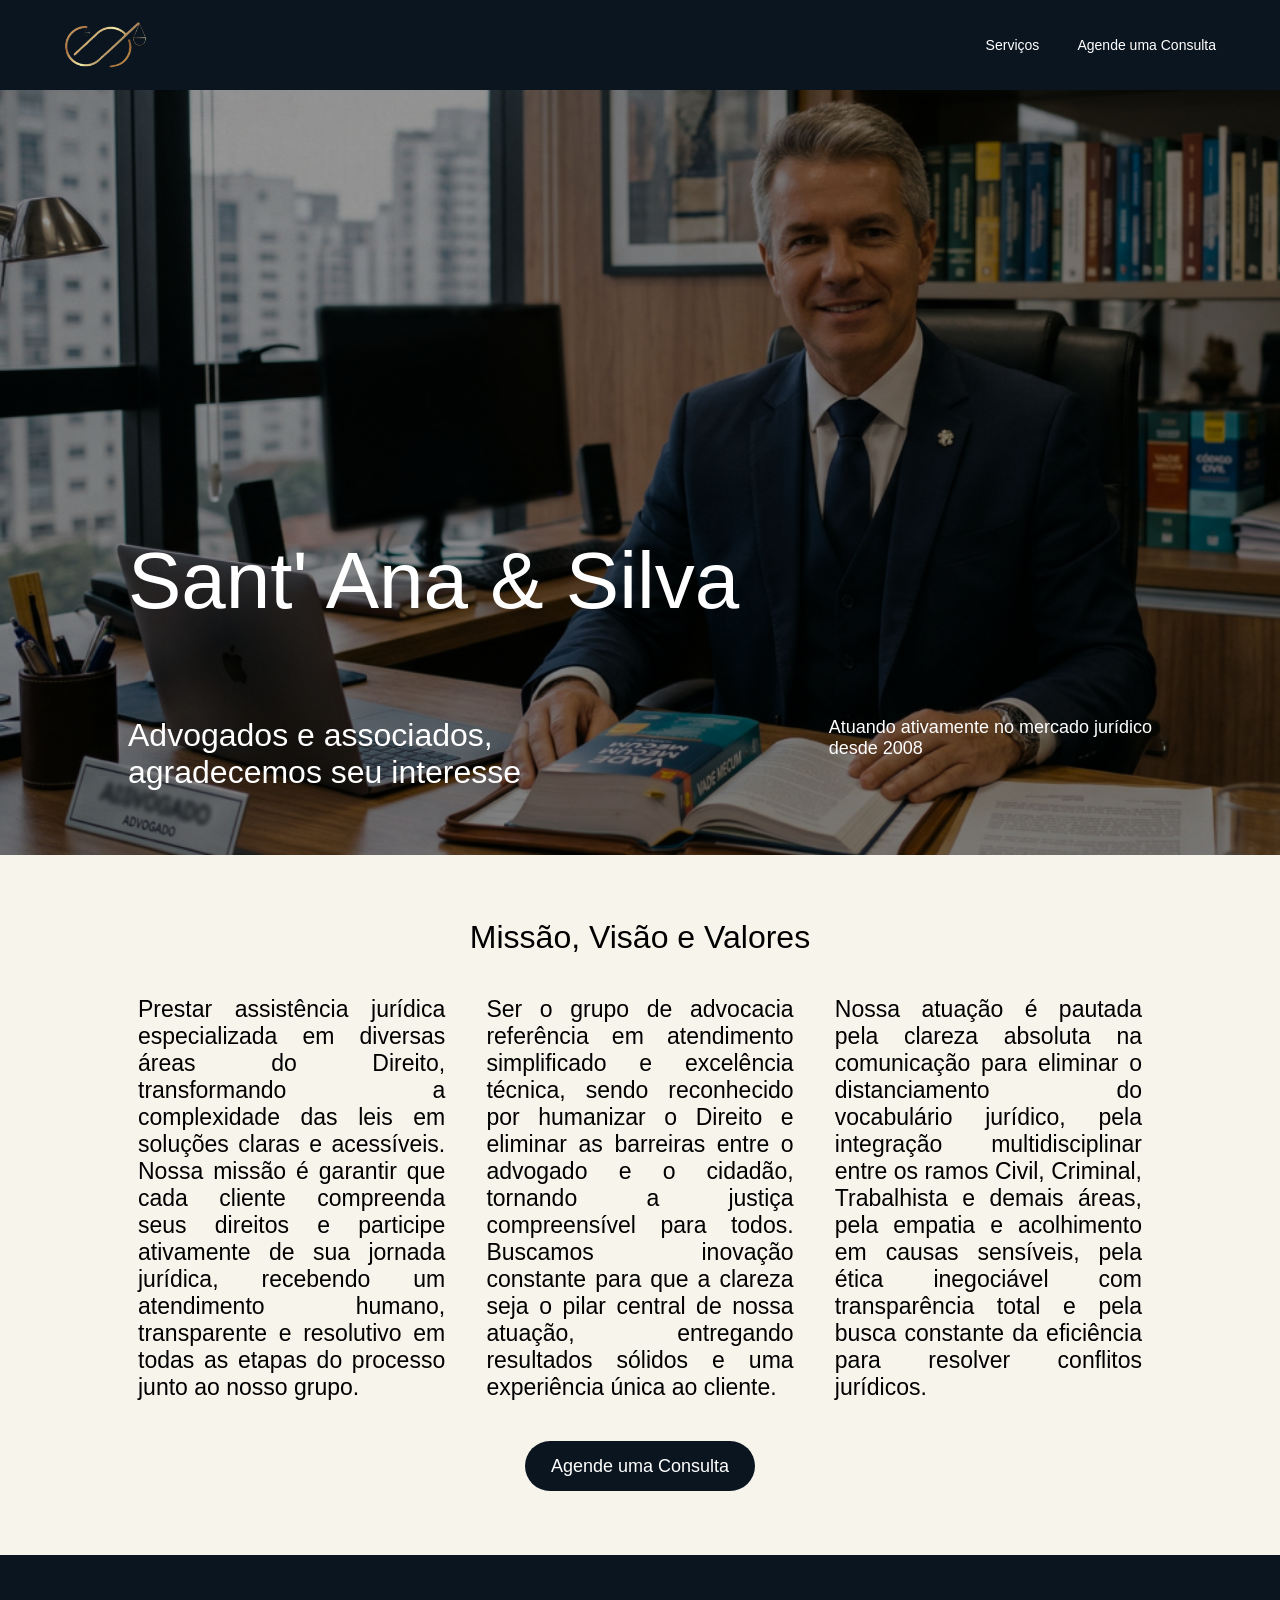
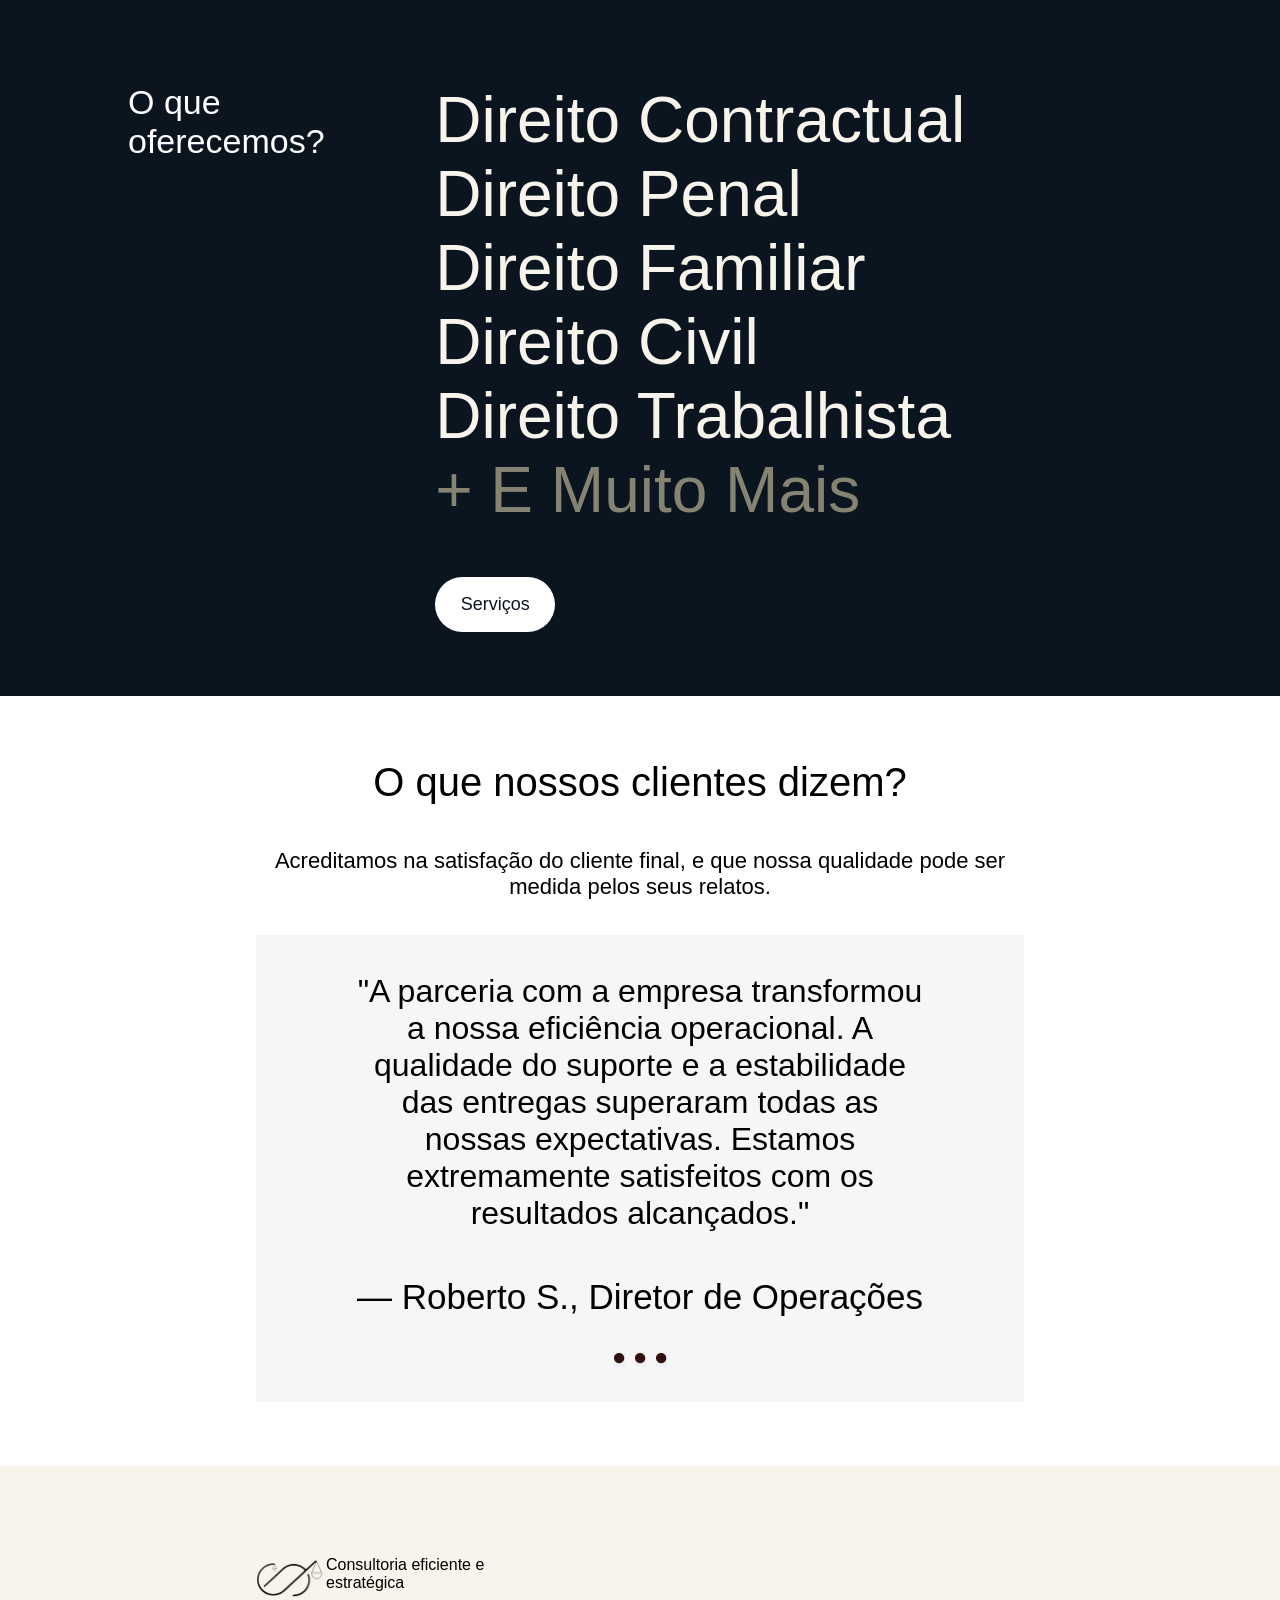
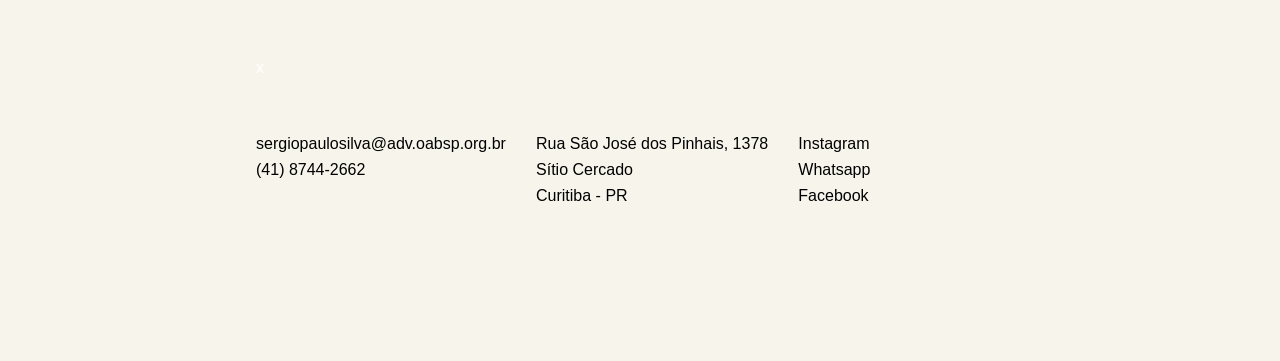
<file: index.html>
<!DOCTYPE html>
<html lang="en">
<head>
    <meta charset="UTF-8">
    <meta name="viewport" content="width=device-width, initial-scale=1.0">
    <link rel="stylesheet" href="./style.css">
    <title>Página Inicial</title>
</head>
<body>

    <!-- barra de navegação fixa com logo e links -->
    <nav>
        <div class="navigation">
            <img src="./image/logo.png" alt="Logo" class="logo">
            <ul>
                <li><a href="servicos.html" target="_blank">Serviços</a></li>
                <li><a href="consultorias.html" target="_blank">Agende uma Consulta</a></li>
            </ul>
        </div>
    </nav>

    <!-- hero da página inicial com nome do escritório e subtítulo -->
    <header class="index">

        <!-- agrupa título principal e a linha com subtítulo/data -->
        <div class="header_content">
            <h1>Sant' Ana & Silva</h1>

            <!-- linha com subtítulo à esquerda e ano de fundação à direita -->
            <div class="header_subcontent">
                <h2>Advogados e associados,<br/>agradecemos seu interesse</h2>
                <h3>Atuando ativamente no mercado jurídico<br/>desde 2008</h3>
            </div>
        </div>
    
    </header>

    <!-- seção de missão, visão e valores -->
    <section class="section_mvv">

        <!-- wrapper do título e dos três parágrafos de MVV -->
        <div class="text_subsection_mvv">
            
            <h1>Missão, Visão e Valores</h1>

            <!-- três colunas: missão, visão e valores -->
            <div class="mvv_paragraphs">
                <div class="mvv_paragraphs_div">
                    <p>Prestar assistência jurídica especializada em diversas áreas do Direito, transformando a complexidade das leis em soluções claras e acessíveis. Nossa missão é garantir que cada cliente compreenda seus direitos e participe ativamente de sua jornada jurídica, recebendo um atendimento humano, transparente e resolutivo em todas as etapas do processo junto ao nosso grupo.</p>
                </div>
                <div class="mvv_paragraphs_div">       
                    <p>Ser o grupo de advocacia referência em atendimento simplificado e excelência técnica, sendo reconhecido por humanizar o Direito e eliminar as barreiras entre o advogado e o cidadão, tornando a justiça compreensível para todos. Buscamos inovação constante para que a clareza seja o pilar central de nossa atuação, entregando resultados sólidos e uma experiência única ao cliente.</p>
                </div>
                <div class="mvv_paragraphs_div">    
                    <p>Nossa atuação é pautada pela clareza absoluta na comunicação para eliminar o distanciamento do vocabulário jurídico, pela integração multidisciplinar entre os ramos Civil, Criminal, Trabalhista e demais áreas, pela empatia e acolhimento em causas sensíveis, pela ética inegociável com transparência total e pela busca constante da eficiência para resolver conflitos jurídicos.</p>
                </div>
            </div>
        </div>

        <!-- botão que leva à página de consultorias -->
        <button class="text_subsection_mvv_button">
            <a href="consultorias.html" target="_blank">Agende uma Consulta</a>
        </button>

    </section>

    <!-- seção com as áreas jurídicas oferecidas -->
    <section class="section_offering">

        <!-- label à esquerda e lista de áreas à direita -->
        <div class="text_subsection_offering">

            <div class="offering_paragraphs_div" style="width: 25%;">
                <p>O que oferecemos?</p>
            </div>

            <!-- lista de especialidades e botão para a página de serviços -->
            <div class="offering_paragraphs_div" style="width: 70%;">
                <h1 style="color: #F7F4EB;">Direito Contractual</h1>
                <h1 style="color: #F7F4EB;">Direito Penal</h1>
                <h1 style="color: #F7F4EB;">Direito Familiar</h1>
                <h1 style="color: #F7F4EB;">Direito Civil</h1>
                <h1 style="color: #F7F4EB;">Direito Trabalhista</h1>
                <h1 style="color: #858372;">+ E Muito Mais</h1>

                <button><a href="servicos.html" target="_blank">Serviços</a></button>
            </div>

        </div>

    </section>

    <!-- seção de depoimentos com carrossel -->
    <section class="section_testimonials">

        <div class="testimonials_div">
            <!-- título e descrição da seção -->
            <div class="testimonials_title">
                <h1>O que nossos clientes dizem?</h1>
                <h2>Acreditamos na satisfação do cliente final, e que nossa qualidade pode ser medida pelos seus relatos.</h2>
            </div>
            <div class="carousel">
                <!-- área dos slides e navegação por pontos -->
                <div class="slides">
                    
                    <div class="slide" id="slide-1">
                        <p>"A parceria com a empresa transformou a nossa eficiência operacional. A qualidade do suporte e a estabilidade das entregas superaram todas as nossas expectativas. Estamos extremamente satisfeitos com os resultados alcançados."</p>
                        <h1>— Roberto S., Diretor de Operações</h1>
                    </div>
                    
                    <div class="slide" id="slide-2">
                        <p>"Encontramos uma equipe altamente qualificada e comprometida com o nosso sucesso. O impacto na nossa infraestrutura foi imediato, trazendo mais segurança e agilidade para o dia a dia do nosso negócio."</p>
                        <h1>— Mariana L., Gerente de Tecnologia</h1>
                    </div>
                    
                    <div class="slide" id="slide-3">
                        <p>"Excelente experiência do início ao fim. A atenção aos detalhes e o cumprimento rigoroso dos prazos nos dão a certeza de que escolhemos o parceiro ideal para os nossos projetos de inovação."</p>
                        <h1>— Carlos D., Diretor Executivo</h1>
                    </div>
                    
                    <!-- botões de ponto que trocam o slide ativo -->
                    <div class="slideshow_navigation">
                        <button class="dot" onclick="irParaSlide(0)">
                            <img src="./image/slide_point.png" alt="Slide 1">
                        </button>
                        <button class="dot" onclick="irParaSlide(1)">
                            <img src="./image/slide_point.png" alt="Slide 2">
                        </button>
                        <button class="dot" onclick="irParaSlide(2)">
                            <img src="./image/slide_point.png" alt="Slide 3">
                        </button>
                    </div>
                </div>
            </div>
        </div>

    </section>

<!-- rodapé com logo, contato e redes sociais -->
<footer>
    <div class="footer_header">
        <img src="image/footer_logo.png" alt="Footer Logo">
        <p style="color: #000000; margin-bottom: 8px; text-decoration: none;">Consultoria eficiente e estratégica</p>
    </div>x
    
    <!-- três colunas: e-mail/telefone, endereço, redes sociais -->
    <div class="contact_information">
        <div class="contact_information_div">
            <p style="color: #000000; margin-bottom: 8px; text-decoration: none;">sergiopaulosilva@adv.oabsp.org.br</p>
            <p style="color: #000000; margin-bottom: 8px; text-decoration: none;">(41) 8744-2662</p>
        </div>
        <div class="contact_information_div">   
            <p style="color: #000000; margin-bottom: 8px; text-decoration: none;">Rua São José dos Pinhais, 1378</p>
            <p style="color: #000000; margin-bottom: 8px; text-decoration: none;">Sítio Cercado</p>
            <p style="color: #000000; margin-bottom: 8px; text-decoration: none;">Curitiba - PR</p>
        </div>
        <div class="contact_information_div">
            <a style="color: #000000; margin-bottom: 8px; text-decoration: none;" href="https://www.instagram.com/advocacia_santanaesilva?igsh=bnplYmMyemJzZ3Jh" target="_blank">Instagram</a>
            <a style="color: #000000; margin-bottom: 8px; text-decoration: none;" href="https://wa.me/554187442662" target="_blank">Whatsapp</a>
            <a style="color: #000000; margin-bottom: 8px; text-decoration: none;" href="https://www.facebook.com/share/1D1QsR8iRb/" target="_blank">Facebook</a>
        </div>
    </div>

    <div class="copyright">

    </div>

</footer>

</body>
<script src="./script.js"></script>
</html>
</file>
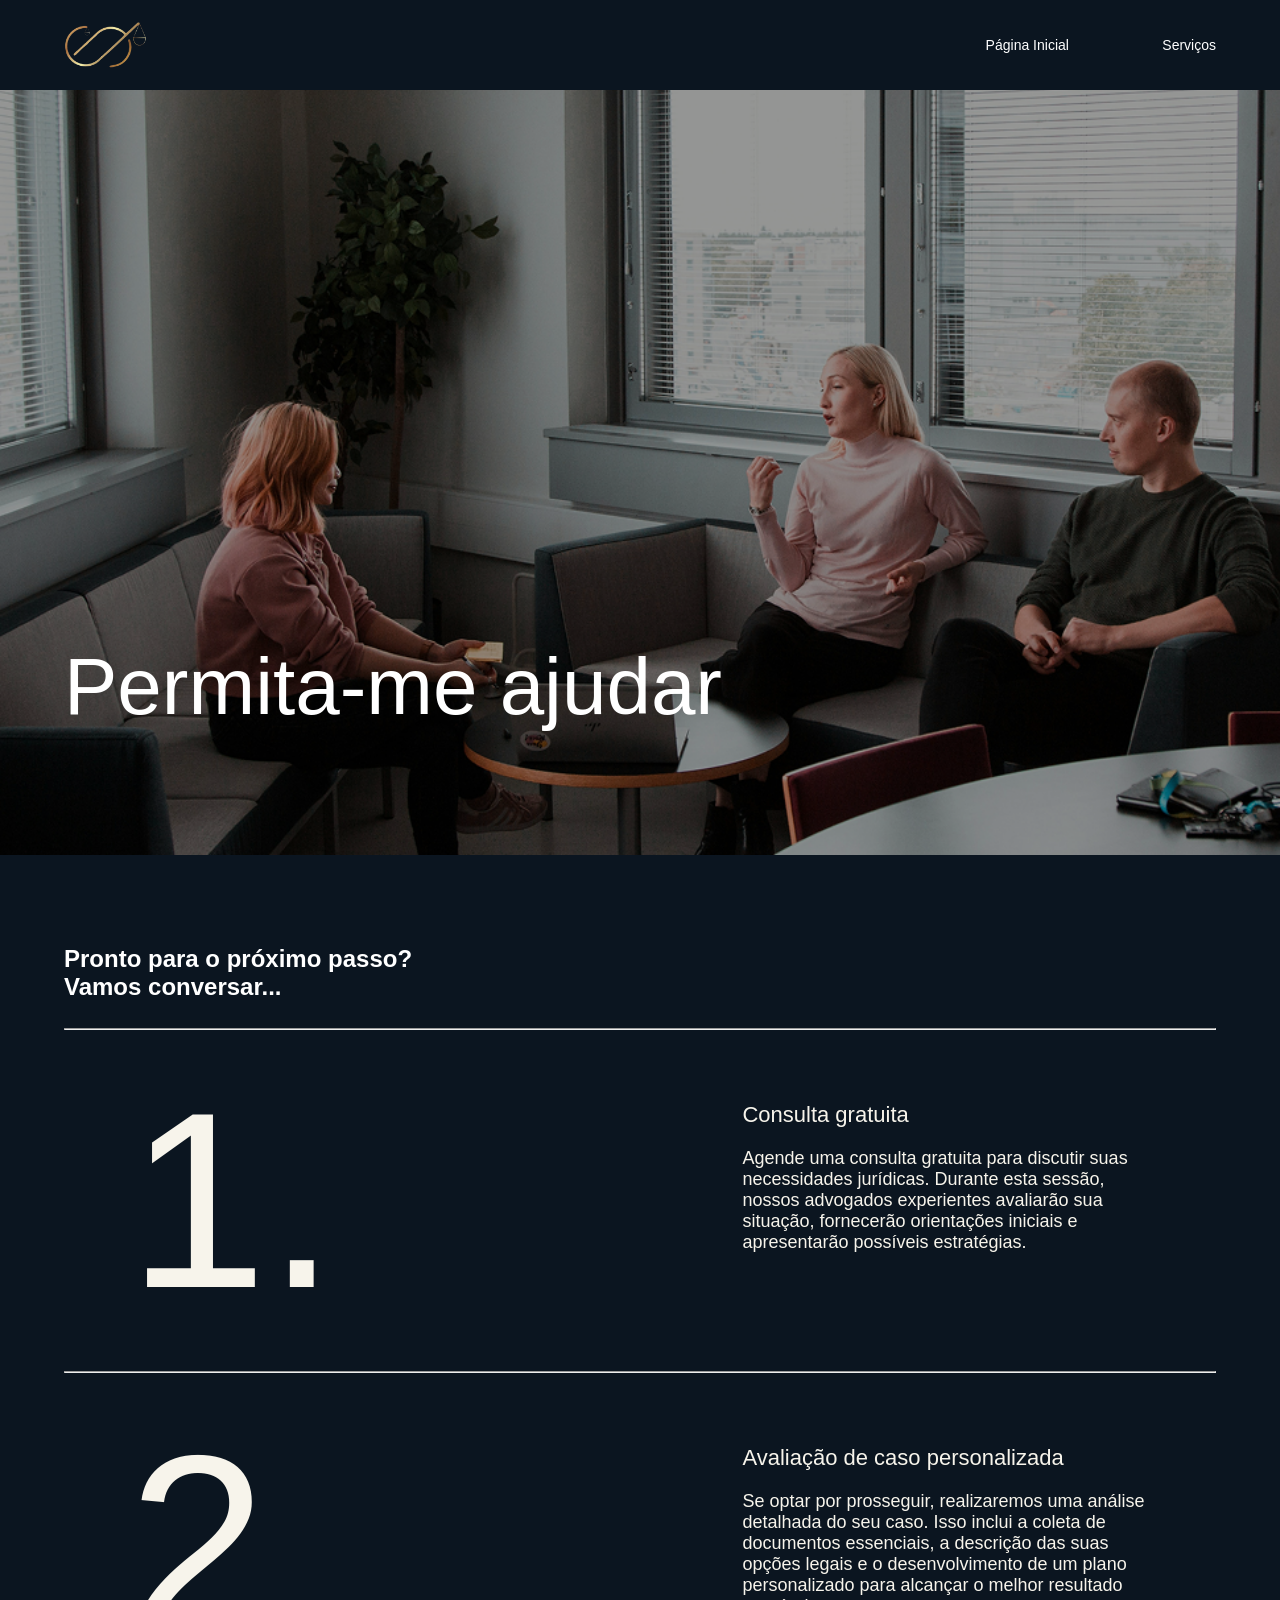
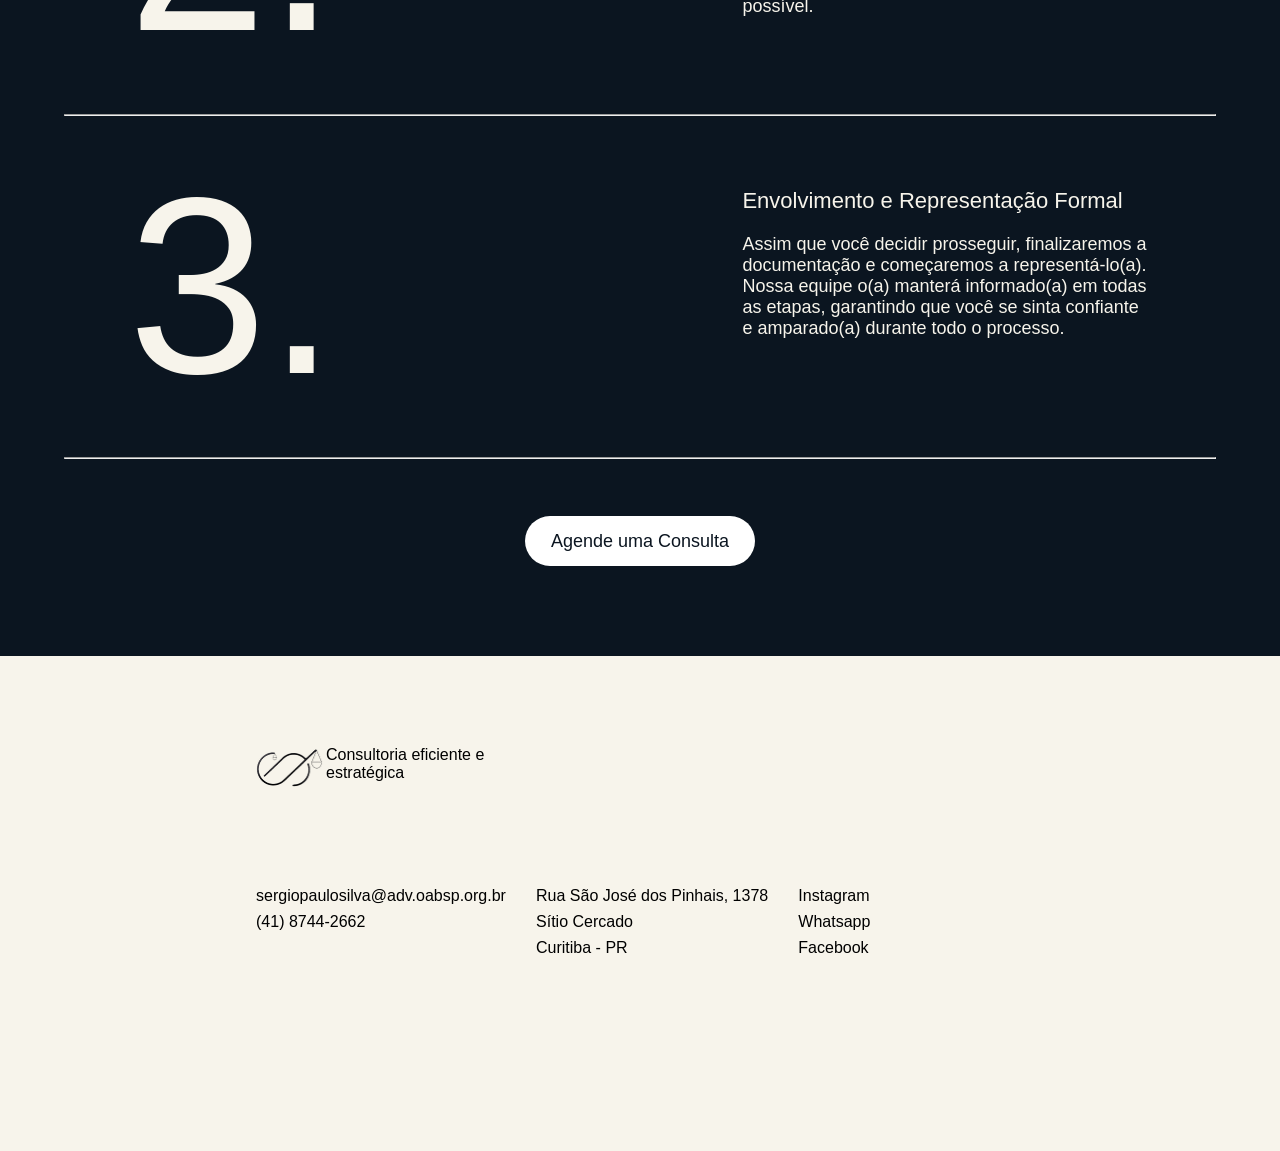
<file: consultorias.html>
<!DOCTYPE html>
<html lang="en">
<head>
    <meta charset="UTF-8">
    <meta name="viewport" content="width=device-width, initial-scale=1.0">
    <link rel="stylesheet" href="./style.css">
    <title>Consultorias</title>
</head>
<body>
    
    <!-- barra de navegação fixa com logo e links -->
    <nav>
        <div class="navigation">
            <img src="./image/logo.png" alt="Logo" class="logo">
            <ul>
                <li><a href="index.html" target="_blank">Página Inicial</a></li>
                <li><a href="servicos.html" target="_blank">Serviços</a></li>
            </ul>
        </div>
    </nav>

    <!-- hero da página de consultorias -->
    <header class="consultorias">

        <div class="header_content_consultorias">
            <h1>Permita-me ajudar</h1>
        </div>
    
    </header>

    <!-- etapas do processo de atendimento -->
    <section class="our_services_section">
        <div class="our_services_content">  
            <h1>Pronto para o próximo passo?<br/>Vamos conversar...</h1>
            <hr>
            <!-- etapa 1: número grande à esquerda, título e descrição à direita -->
            <div class="step">
                <div class="step_number">
                    <h1>1.</h1>
                </div>
                <div class="step_paragraphs">
                    <h3>Consulta gratuita</h3>
                    <p>Agende uma consulta gratuita para discutir suas necessidades jurídicas. Durante esta sessão, nossos advogados experientes avaliarão sua situação, fornecerão orientações iniciais e apresentarão possíveis estratégias.</p>
                </div>
            </div>
            <hr>
            <!-- etapa 2 -->
            <div class="step">
                <div class="step_number">
                    <h1>2.</h1>
                </div>
                <div class="step_paragraphs">
                    <h3>Avaliação de caso personalizada</h3>
                    <p>Se optar por prosseguir, realizaremos uma análise detalhada do seu caso. Isso inclui a coleta de documentos essenciais, a descrição das suas opções legais e o desenvolvimento de um plano personalizado para alcançar o melhor resultado possível.</p>
                </div>
            </div>
            <hr>
            <!-- etapa 3 -->
            <div class="step">
                <div class="step_number">
                    <h1>3.</h1>
                </div>
                <div class="step_paragraphs">
                    <h3>Envolvimento e Representação Formal</h3>
                    <p>Assim que você decidir prosseguir, finalizaremos a documentação e começaremos a representá-lo(a). Nossa equipe o(a) manterá informado(a) em todas as etapas, garantindo que você se sinta confiante e amparado(a) durante todo o processo.</p>
                </div>
            </div>
            <hr>
        </div>
        <!-- botão que abre o whatsapp para agendamento -->
        <button class="text_subsection_mvv_button_white">
            <a href="https://wa.me/554187442662" target="_blank">Agende uma Consulta</a>
        </button>
    </section>

    <!-- rodapé com logo, contato e redes sociais -->
    <footer>
        <div class="footer_header">
            <img src="image/footer_logo.png" alt="Footer Logo">
            <p style="color: #000000; margin-bottom: 8px;">Consultoria eficiente e estratégica</p>
        </div>
        
        <!-- três colunas: e-mail/telefone, endereço, redes sociais -->
        <div class="contact_information">
            <div class="contact_information_div">
                <p style="color: #000000; margin-bottom: 8px;">sergiopaulosilva@adv.oabsp.org.br</p>
                <p style="color: #000000; margin-bottom: 8px;">(41) 8744-2662</p>
            </div>
            <div class="contact_information_div">   
                <p style="color: #000000; margin-bottom: 8px;">Rua São José dos Pinhais, 1378</p>
                <p style="color: #000000; margin-bottom: 8px;">Sítio Cercado</p>
                <p style="color: #000000; margin-bottom: 8px;">Curitiba - PR</p>
            </div>
            <div class="contact_information_div">
                <a style="color: #000000; margin-bottom: 8px; text-decoration: none;" href="https://www.instagram.com/advocacia_santanaesilva?igsh=bnplYmMyemJzZ3Jh" target="_blank">Instagram</a>
                <a style="color: #000000; margin-bottom: 8px; text-decoration: none;" href="https://wa.me/554187442662" target="_blank">Whatsapp</a>
                <a style="color: #000000; margin-bottom: 8px; text-decoration: none;" href="https://www.facebook.com/share/1D1QsR8iRb/" target="_blank">Facebook</a>
            </div>
        </div>

        <div class="copyright">

        </div>

    </footer>

</body>
</html>
</file>
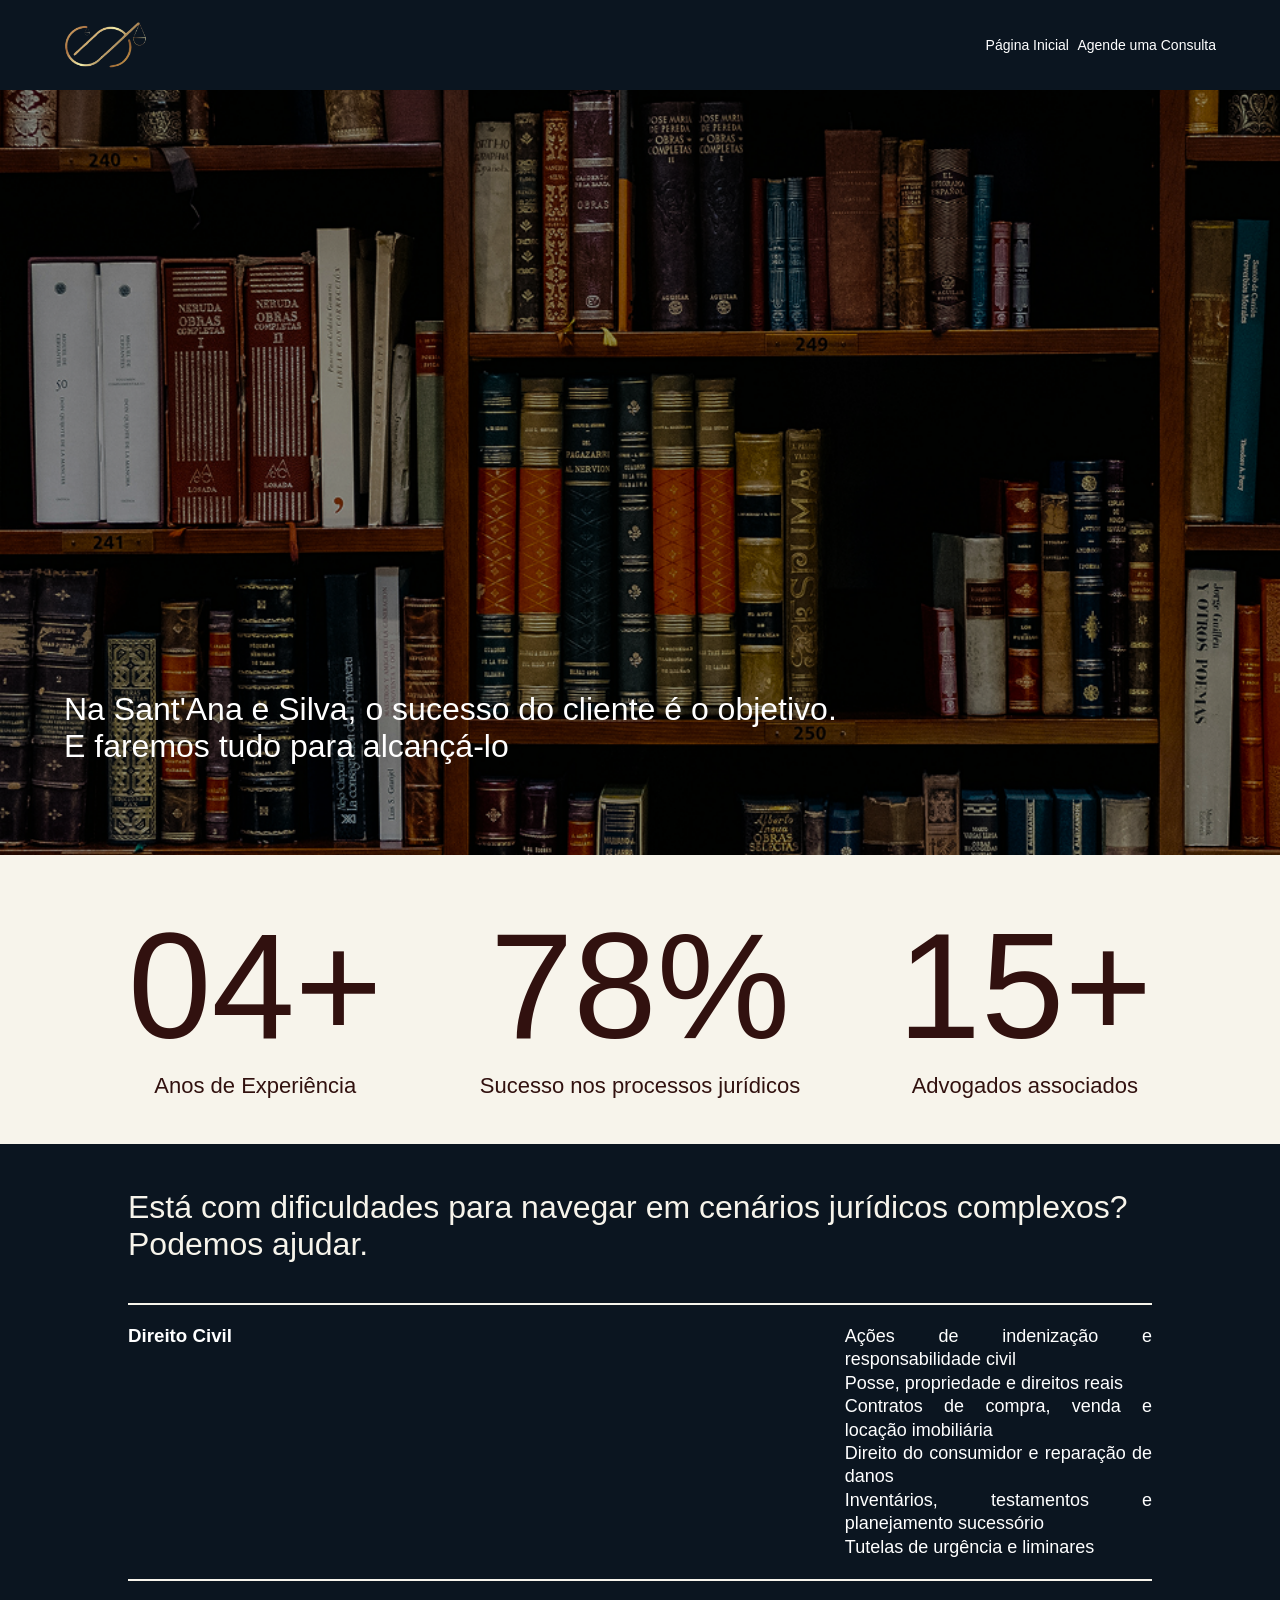
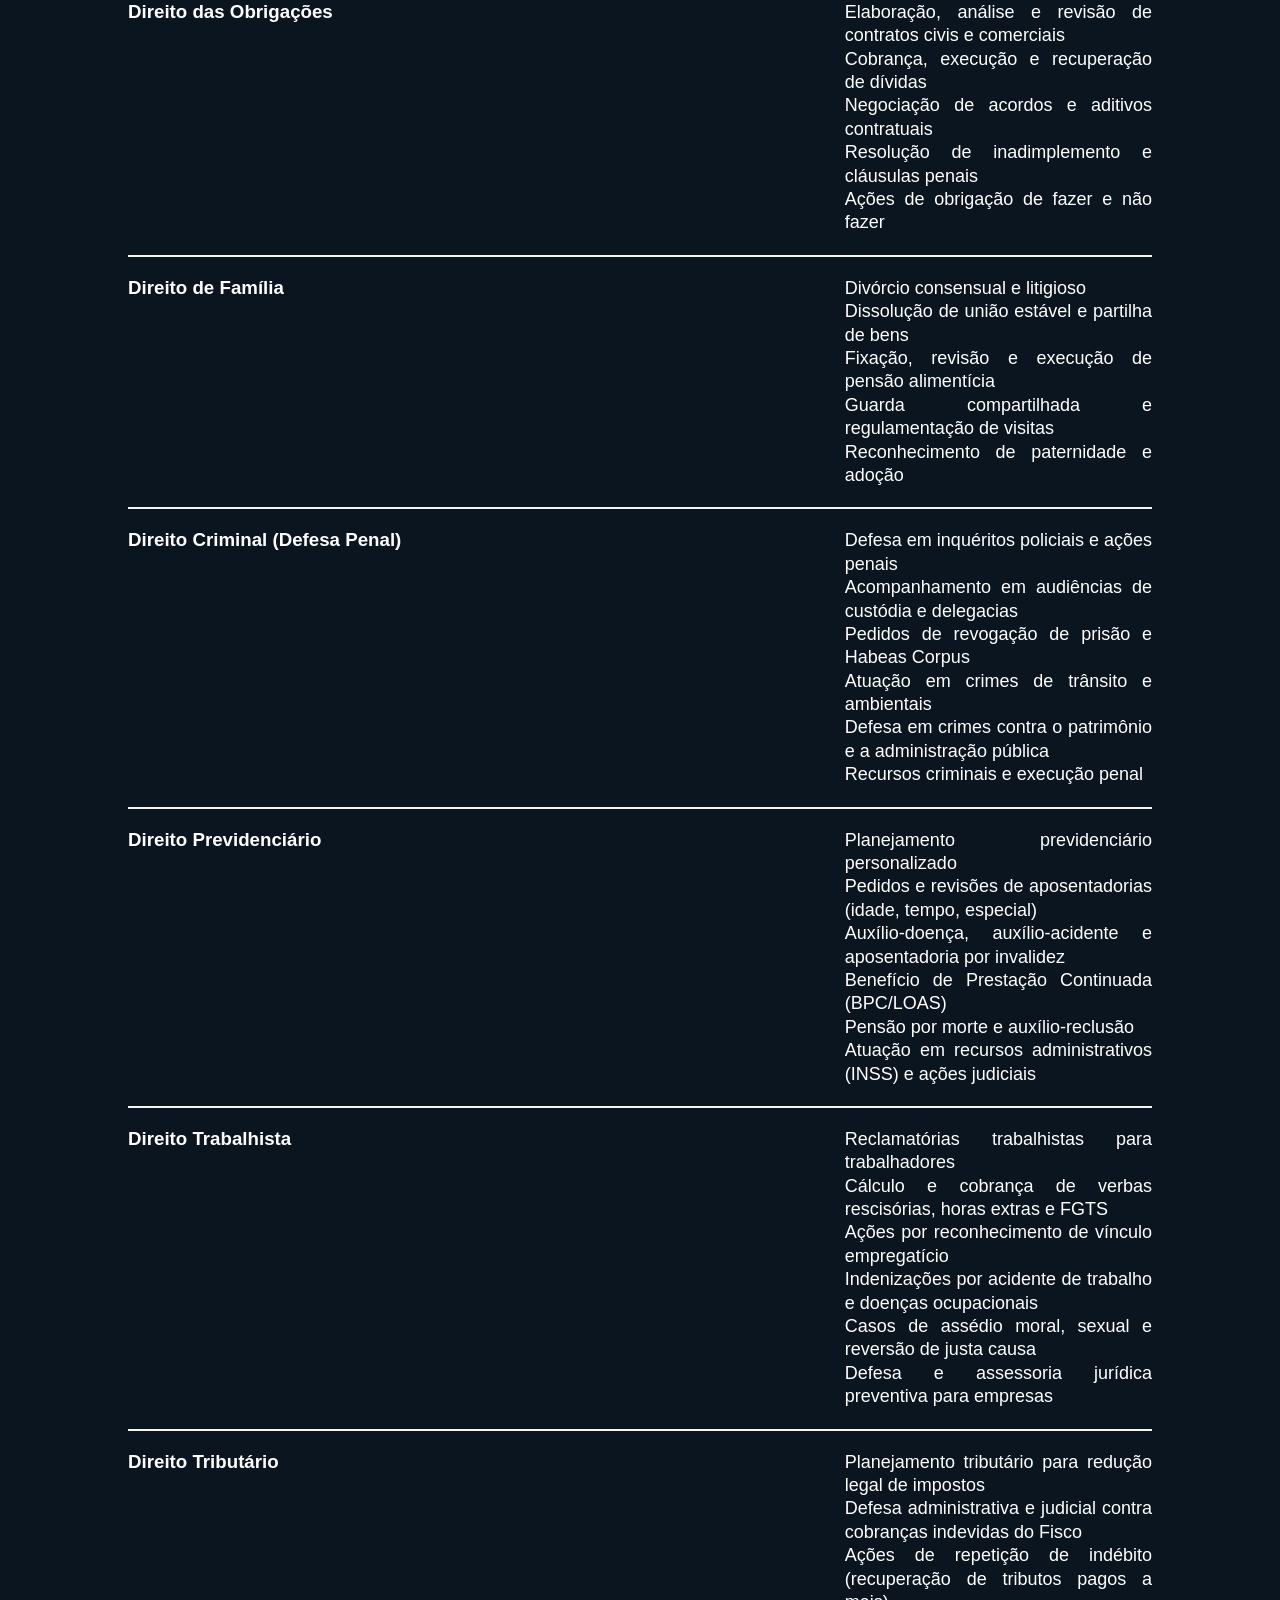
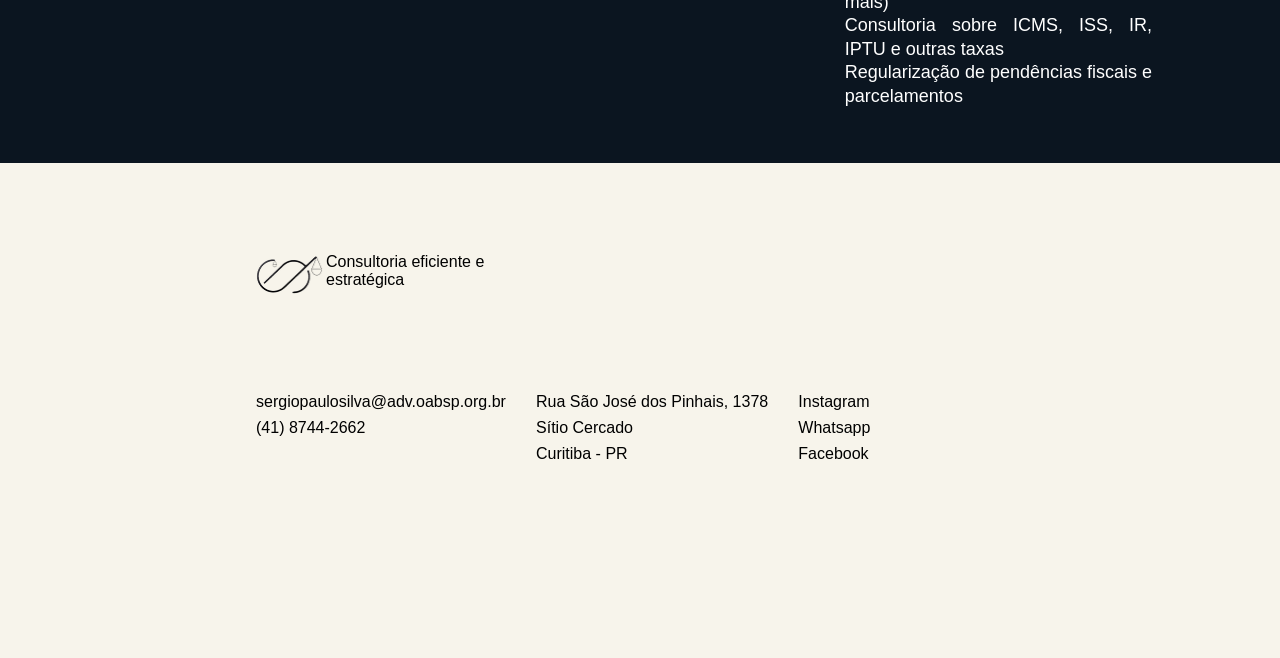
<file: servicos.html>
<!DOCTYPE html>
<html lang="en">
<head>
    <meta charset="UTF-8">
    <meta name="viewport" content="width=device-width, initial-scale=1.0">
    <link rel="stylesheet" href="./style.css">
    <title>Serviços</title>
</head>
<body>
    
    <!-- barra de navegação fixa com logo e links -->
    <nav>
        <div class="navigation">
            <img src="./image/logo.png" alt="Logo" class="logo">
            <ul>
                <li><a href="index.html" target="_blank">Página Inicial</a></li>
                <li><a href="consultorias.html" target="_blank">Agende uma Consulta</a></li>
            </ul>
        </div>
    </nav>

    <!-- hero da página de serviços -->
    <header class="services">

            <div class="header_subcontent_services">
                <h2>Na Sant'Ana e Silva, o sucesso do cliente é o objetivo.<br/>E faremos tudo para alcançá-lo</h2>
            </div>    
        </div>
    
    </header>

    <!-- estatísticas do escritório: anos, taxa de sucesso e advogados -->
    <section class="section_statitics">
        <div class="statitics_content">           
            <div class="statistic">
                <h1>04+</h1>
                <p>Anos de Experiência</p>
            </div>
            <div class="statistic">
                <h1>78%</h1>
                <p>Sucesso nos processos jurídicos</p>
            </div>
            <div class="statistic">
                <h1>15+</h1>
                <p>Advogados associados</p>
            </div>
        </div>
    </section>

    <!-- lista de serviços jurídicos, cada item separado por hr -->
    <section class="section_services">

        <div class="services_header">
            <h1>Está com dificuldades para navegar em cenários jurídicos complexos? <br/>Podemos ajudar.</h1>
        </div>

        <hr/>

        <!-- serviço: direito civil -->
        <div class="services_content">
            <div class="services_content_header">
                <h3>Direito Civil</h3>
            </div>
            <div class="services_content_paragraph">
                <p>
                Ações de indenização e responsabilidade civil<br/>
                Posse, propriedade e direitos reais<br/>
                Contratos de compra, venda e locação imobiliária<br/>
                Direito do consumidor e reparação de danos<br/>
                Inventários, testamentos e planejamento sucessório<br/>
                Tutelas de urgência e liminares
                </p>
            </div>
        </div>

        <hr/>

        <!-- serviço: direito das obrigações -->
        <div class="services_content">
            <div class="services_content_header">
                <h3>Direito das Obrigações</h3>
            </div>
            <div class="services_content_paragraph">
                <p>
                Elaboração, análise e revisão de contratos civis e comerciais<br/>
                Cobrança, execução e recuperação de dívidas<br/>
                Negociação de acordos e aditivos contratuais<br/>
                Resolução de inadimplemento e cláusulas penais<br/>
                Ações de obrigação de fazer e não fazer
                </p>
            </div>
        </div>
        
        <hr/>

        <!-- serviço: direito de família -->
        <div class="services_content">
            <div class="services_content_header">
                <h3>Direito de Família</h3>
            </div>
            <div class="services_content_paragraph">
                <p>
                Divórcio consensual e litigioso<br/>
                Dissolução de união estável e partilha de bens<br/>
                Fixação, revisão e execução de pensão alimentícia<br/>
                Guarda compartilhada e regulamentação de visitas<br/>
                Reconhecimento de paternidade e adoção
                </p>
            </div>
        </div>
        
        <hr/>

        <!-- serviço: direito criminal -->
        <div class="services_content">
            <div class="services_content_header">
                <h3>Direito Criminal (Defesa Penal)</h3>
            </div>
            <div class="services_content_paragraph">
                <p>
                Defesa em inquéritos policiais e ações penais<br/>
                Acompanhamento em audiências de custódia e delegacias<br/>
                Pedidos de revogação de prisão e Habeas Corpus<br/>
                Atuação em crimes de trânsito e ambientais<br/>
                Defesa em crimes contra o patrimônio e a administração pública<br/>
                Recursos criminais e execução penal
                </p>
            </div>
        </div>

        <hr/>

        <!-- serviço: direito previdenciário -->
        <div class="services_content">
            <div class="services_content_header">
                <h3>Direito Previdenciário</h3>
            </div>
            <div class="services_content_paragraph">
                <p>
                Planejamento previdenciário personalizado<br/>
                Pedidos e revisões de aposentadorias (idade, tempo, especial)<br/>
                Auxílio-doença, auxílio-acidente e aposentadoria por invalidez<br/>
                Benefício de Prestação Continuada (BPC/LOAS)<br/>
                Pensão por morte e auxílio-reclusão<br/>
                Atuação em recursos administrativos (INSS) e ações judiciais
                </p>
            </div>
        </div>

        <hr/>

        <!-- serviço: direito trabalhista -->
        <div class="services_content">
            <div class="services_content_header">
                <h3>Direito Trabalhista</h3>
            </div>
            <div class="services_content_paragraph">
                <p>
                Reclamatórias trabalhistas para trabalhadores<br/>
                Cálculo e cobrança de verbas rescisórias, horas extras e FGTS<br/>
                Ações por reconhecimento de vínculo empregatício<br/>
                Indenizações por acidente de trabalho e doenças ocupacionais<br/>
                Casos de assédio moral, sexual e reversão de justa causa<br/>
                Defesa e assessoria jurídica preventiva para empresas
                </p>
            </div>
        </div>

        <hr/>

        <!-- serviço: direito tributário -->
        <div class="services_content">
            <div class="services_content_header">
                <h3>Direito Tributário</h3>
            </div>
            <div class="services_content_paragraph">
                <p>
                Planejamento tributário para redução legal de impostos<br/>
                Defesa administrativa e judicial contra cobranças indevidas do Fisco<br/>
                Ações de repetição de indébito (recuperação de tributos pagos a mais)<br/>
                Consultoria sobre ICMS, ISS, IR, IPTU e outras taxas<br/>
                Regularização de pendências fiscais e parcelamentos
                </p>
            </div>
        </div>

    </section>
    
    <!-- rodapé com logo, contato e redes sociais -->
    <footer>
        <div class="footer_header">
            <img src="image/footer_logo.png" alt="Footer Logo">
            <p style="color: #000000; margin-bottom: 8px;">Consultoria eficiente e estratégica</p>
        </div>
        
        <!-- três colunas: e-mail/telefone, endereço, redes sociais -->
        <div class="contact_information">
            <div class="contact_information_div">
                <p style="color: #000000; margin-bottom: 8px;">sergiopaulosilva@adv.oabsp.org.br</p>
                <p style="color: #000000; margin-bottom: 8px;">(41) 8744-2662</p>
            </div>
            <div class="contact_information_div">   
                <p style="color: #000000; margin-bottom: 8px;">Rua São José dos Pinhais, 1378</p>
                <p style="color: #000000; margin-bottom: 8px;">Sítio Cercado</p>
                <p style="color: #000000; margin-bottom: 8px;">Curitiba - PR</p>
            </div>
            <div class="contact_information_div">
                <a style="color: #000000; margin-bottom: 8px; text-decoration: none;" href="https://www.instagram.com/advocacia_santanaesilva?igsh=bnplYmMyemJzZ3Jh" target="_blank">Instagram</a>
                <a style="color: #000000; margin-bottom: 8px; text-decoration: none;" href="https://wa.me/554187442662" target="_blank">Whatsapp</a>
                <a style="color: #000000; margin-bottom: 8px; text-decoration: none;" href="https://www.facebook.com/share/1D1QsR8iRb/" target="_blank">Facebook</a>
            </div>
        </div>

        <div class="copyright">

        </div>

    </footer>

</body>
</html>
</file>
<file: style.css>
/* estilos globais aplicados em todas as páginas */

* {
    margin: 0;
    padding: 0;
    font-family: 'Inter', sans-serif;
    text-decoration: none;
    color: white;
}

body{   
    width: 100%;
    height: 100%;
    display: flex;
    flex-direction: column;
    margin: 0px;
}

/* navegação */

nav{
    width: 100%;
    height: 10vh;
    position: fixed;
    display: flex;
    align-items: center;
    justify-content: center;
    background-color: #0B1520;
}

.navigation{
    width: 90%;
    height: 80%;
    display: flex;
    flex-direction: row;
    justify-content: space-between;
    align-items: center;    
}

.logo{
    height: 65%;
    width: auto;
}

ul{
    width: 20%;
    height: 80%;
    display: flex;
    flex-direction: row;
    justify-content: space-between;
    list-style-type: none;
}

li{
    display: flex;
    align-items: center;
}

li a{
    font-size: 14px;
}

/* rodapé */

footer{
    width: 100vw;
    height: 55vh;
    padding: 10vh 20vw 10vh 20vw;
    box-sizing: border-box;
    background-color: #F7F4EB;
    display: flex;
    flex-direction: column;
    justify-content: space-between;
}

.footer_header{
    width: 35%;
    height: auto;
    display: flex;
    flex-direction: row;
    align-items: center;
    justify-content: space-between;
}

.footer_header img{
    width: 70px;
    height: auto;    
}

/* três colunas de contato no rodapé */
.contact_information{
    width: 80%;
    height: auto;
    display: flex;
    flex-direction: row;
    justify-content: space-between;
}

.contact_information_div{
    display: flex;
    flex-direction: column;
}

/* slides do carrossel — oculto por padrão, visível com a classe .ativo */

.slide{
    display: none;
}

.slide.ativo{
    display: block;
}


/* index.html */

header.index{
    width: 100vw;
    height: 95vh;
    background-size: cover;
    display: flex;
    flex-direction: column;
    justify-content: flex-end;
    background-image: url('./image/header_image.png');
}

header h1{
    font-size: 80px;
    font-weight: 20;
}

header h2{
    font-size: 32px;
    font-weight: 100;
}

header h3{
    font-size: 18px;
    font-weight: 100;
}

/* agrupa título e subtítulo do hero */
.header_content{
    width: 80%;
    height: 30%;
    margin-left: auto;
    margin-right: auto;
    margin-bottom: 5%;
    display: flex;
    flex-direction: column;
    justify-content: space-between;
}

/* linha com subtítulo e data de fundação */
.header_subcontent{
    display: flex;
    flex-direction: row;
    justify-content: space-between;
}

/* seção missão, visão e valores */

.section_mvv{
    width: 100vw;
    height: auto;
    box-sizing: border-box;
    padding: 5% 0 5% 0;
    background-color: #F7F4EB;   
    display: flex;
    flex-direction: column;
    align-items: center;
}

.text_subsection_mvv{
    width: 80%;
    height: auto;
}

.text_subsection_mvv h1{
    font-family: 'Verdana', sans-serif;
    font-size: 32px;
    font-weight: 500;
    text-align: center;
    color: black;
    margin-bottom: 30px;
}

/* botão cta escuro */
.text_subsection_mvv_button{
    width: 230px;
    height: 50px;
    margin-top: 30px;
    border-radius: 60px;
    border: none;
    background-color: #0B1520;
}

/* botão cta branco (usado em consultorias) */
.text_subsection_mvv_button_white{
    width: 230px;
    height: 50px;
    margin-top: 30px;
    border-radius: 60px;
    border: none;
    background-color: #FFFFFF;
}

.text_subsection_mvv_button_white a{
    font-size: 18px;
    color: #0B1520;
}

.text_subsection_mvv_button a{
    font-size: 18px;    
}

/* linha com os três blocos de mvv */
.mvv_paragraphs{
    width: 100%;
    height: auto;
    display: flex;
    flex-direction: row;
    justify-content: space-between;
}

.mvv_paragraphs_div{
    width: 30%;
    height: auto;
    margin: 10px;
    display: flex;
    flex-direction: row;
    justify-content: space-between;
}

.mvv_paragraphs_div p{
    text-align: justify;
    font-size: 23px;
    font-weight: 20;
    color: black;
}

/* seção de áreas de atuação */

.section_offering{
    width: 100vw;
    height: auto;
    box-sizing: border-box;
    padding: 10% 0 5% 0;
    background-color: #0B1520;   
    display: flex;
    flex-direction: column;
    align-items: center;
}

/* label à esquerda e lista de áreas à direita */
.text_subsection_offering{
    width: 80%;
    height: auto;
    display: flex;
    justify-content: space-between;
}

.offering_paragraphs_div{
    width: 45%;
    height: auto;
    display: flex;
    flex-direction: column;
    justify-content: space-between;
}

.offering_paragraphs_div p{
    font-size: 34px;
    font-weight: 20;
}

.offering_paragraphs_div h1{
    font-size: 64px;
    font-weight: 20;
    color: #FFF0C4;
}

.offering_paragraphs_div button{
    width: 120px;
    height: 55px;
    margin-top: 50px;
    background-color: white;
    border-radius: 35px;
    border: none;
}

.offering_paragraphs_div button a{
    font-size: 18px;
    color: #0B1520;
}

/* seção de depoimentos */

.section_testimonials{
    width: 100vw;
    height: auto;
    box-sizing: border-box;
    padding: 5% 0 5% 0;
    background-color: #FFFFFF;   
    display: flex;
    flex-direction: column;
    align-items: center;
}

.testimonials_div{
    width: 60%;
    height: auto;
    display: flex;
    flex-direction: column;
}

/* título e subtítulo da seção de depoimentos */
.testimonials_title{
    height: 140px;
    width: 100%;
    display: flex;
    flex-direction: column;
    justify-content: space-between;
}

.testimonials_title h1{
    font-size: 40px;
    font-weight: 20;
    color: #000000;
    text-align: center;
}

.testimonials_title h2{
    font-size: 22px;
    font-weight: 20;
    color: #000000;
    text-align: center;
}

.carousel{
    width: 100%;
    height: auto;
    display: flex;
    flex-direction: column;
    align-items: center;
}

/* área de exibição dos slides */
.slides{
    display: block;
    width: 100%;
    height: auto;
    padding: 5% 12% 0% 12%;
    margin-top: 35px;
    box-sizing: border-box;
    background-color: #F6F6F6;
}

.slides p{
    font-size: 32px;
    font-weight: 20;
    color: #000000;
    text-align: center;
}

.slides h1{
    font-size: 35px;
    font-weight: 20;
    color: #000000;
    text-align: center;
    margin-top: 45px;
}

/* botões de ponto que controlam o slide ativo */
.slideshow_navigation{
    margin-top: 30px;
    margin-bottom: 30px;
    width: 100%;
    height: auto;
    display: flex;
    flex-direction: row;
    justify-content: center;
}

.slideshow_navigation button{
    border: none;
    margin: 5px;
}

.slideshow_navigation a{
    margin: 0 5px;
}


/* servicos.html */

header.services{
    width: 100vw;
    height: 95vh;
    background-size: cover;
    box-sizing: border-box;
    padding: 0 0 10vh 5vw;
    display: flex;
    flex-direction: column;
    justify-content: flex-end;
    background-image: url('./image/header_image_service.png');
}

header.schedules{
    background-image: url('./image/header_image.png');
}

.header_subcontent_services{
    width: 70%;
    height: auto;
}

/* bloco de estatísticas numéricas */

.section_statitics{
    width: 100vw;
    height: auto;
    background-color: #F7F4EB;
    display: flex;
    flex-direction: row;
    place-content: center;
    align-items: center;
    box-sizing: border-box;
    padding: 5vh 0 5vh 0;
}

.statitics_content{
    width: 80%;
    height: auto;
    display: flex;
    flex-direction: row;
    justify-content: space-between;
}

/* cada bloco: número grande + legenda */
.statistic{
    width: auto;
    height: auto;
    display: flex;
    flex-direction: column;
    align-items: center;
}

.statistic h1{
    font-size: 150px;
    font-weight: 20;
    color: #31110F;
}

.statistic p{
    font-size: 22px;
    font-weight: 20;
    color: #31110F;
}

/* lista de serviços jurídicos */

.section_services{
    width: 100vw;
    height: auto;
    box-sizing: border-box;
    padding: 5vh 0 5vh 0;
    background-color: #0B1520;   
    display: flex;
    flex-direction: column;
    align-items: center;
    place-content: center;
}

.section_services hr{
    width: 80%;
    height: 2px;
    background-color: #F7F4EB;
    border: none;
    margin: 10px 0 10px 0;
}

.services_header{
    width: 80%;
    height: auto;
    margin-bottom: 30px;
    display: flex;
    align-items: flex-start;
}

.services_header h1{
    font-size: 32px;
    font-weight: 500;
    color: #F7F4EB;
}

/* cada item: nome da área à esquerda, subitens à direita */
.services_content{
    width: 80%;
    height: auto;
    display: flex;
    flex-direction: row;
    justify-content: space-between;
    margin: 10px 0 10px 0;
}

.services_content_header{
    width: 40%;
    height: 100%;
}

.services_content_paragraph{
    width: 30%;
    height: 100%;
}

.services_content_paragraph p{
    text-align: justify;
    font-size: 18px;
    font-weight: 20;
    line-height: 1.3;
}


/* consultorias.html */

header.consultorias{
    width: 100vw;
    height: 95vh;
    background-size: cover;
    display: flex;
    flex-direction: column;
    justify-content: flex-end;
    background-image: url(./image/header_consultorias.png);
}

.header_content_consultorias{
    width: 80%;
    height: 25%;
    box-sizing: border-box;
    padding: 0 0 0 5vw;
}

/* etapas do processo de atendimento */

.our_services_section{
    width: 100vw;
    height: auto;
    box-sizing: border-box;
    padding: 10vh 5vw 10vh 5vw;
    background-color: #0B1520;   
    display: flex;
    flex-direction: column;
    align-items: center;
    place-content: center;
}

/* cada etapa: número à esquerda + texto à direita */
.step{
    display: flex;
    flex-direction: row;
    justify-content: space-between;
    box-sizing: border-box;
    padding: 0 5vw 0 5vw;
    margin-top: 2vh
}

.our_services_content hr{
    margin: 3vh 0 3vh 0;
}

.step_number{
    width: 40%;
    height: auto;
}

.step_number h1{
    font-size: 250px;
    font-weight: lighter;
    color: #F7F4EB;
}

.step_paragraphs{
    width: 40%;
    height: auto;
    display: flex;
    flex-direction: column;
    box-sizing: border-box;
    padding: 5vh 0 5vh 0;
}

.step_paragraphs h3{
    font-size: 22px;
    font-weight: lighter;
    color: #F7F4EB;
}

.step_paragraphs p{
    font-size: 18px;
    font-weight: lighter;
    color: #F7F4EB;
    margin-top: 20px;
}


/* tablet (max-width: 1024px) */

@media screen and (max-width: 1024px) {

    * {
        margin: 0;
        padding: 0;
        font-family: 'Inter', sans-serif;
        text-decoration: none;
        color: white;
    }

    body{   
        width: 100%;
        height: 100%;
        display: flex;
        flex-direction: column;
        margin: 0px;
    }

    nav{
        width: 100%;
        height: 10vh;
        position: fixed;
        display: flex;
        align-items: center;
        justify-content: center;
        background-color: #0B1520;
    }

    .navigation{
        width: 90%;
        height: 80%;
        display: flex;
        flex-direction: row;
        justify-content: space-between;
        align-items: center;    
    }

    .logo{
        height: 65%;
        width: auto;
    }

    ul{
        width: 40%;
        height: 80%;
        display: flex;
        flex-direction: row;
        justify-content: space-between;
        list-style-type: none;
    }

    li{
        display: flex;
        align-items: center;
    }

    li a{
        font-size: 18px;
    }

    header{
        width: 100vw;
        height: 95vh;
        background-size: cover;
        display: flex;
        flex-direction: column;
        justify-content: flex-end;
    }

    header.index{
        background-image: url('./image/header_image_tablet.png');
    }

    header h1{
        font-size: 80px;
        font-weight: 20;
    }

    header h2{
        font-size: 32px;
        font-weight: 100;
    }

    header h3{
        font-size: 24px;
        font-weight: 100;
    }

    .header_content{
        width: 80%;
        height: 30%;
        margin-left: auto;
        margin-right: auto;
        margin-bottom: 0;
        display: flex;
        flex-direction: column;
        justify-content: space-between;
    }

    .header_subcontent{
        display: flex;
        flex-direction: row;
        justify-content: space-between;
    }

    .section_mvv{
        width: 100vw;
        height: auto;
        box-sizing: border-box;
        padding: 5% 0 5% 0;
        background-color: #F7F4EB;   
        display: flex;
        flex-direction: column;
        align-items: center;
    }

    .text_subsection_mvv{
        width: 80%;
        height: auto;
    }

    .text_subsection_mvv h1{
        font-family: 'Verdana', sans-serif;
        font-size: 32px;
        font-weight: 500;
        text-align: center;
        color: black;
        margin-bottom: 30px;
    }

    .text_subsection_mvv_button{
        width: 230px;
        height: 50px;
        margin-top: 30px;
        border-radius: 60px;
        border: none;
        background-color: #0B1520;
    }

    .text_subsection_mvv_button a{
        font-size: 18px;    
    }

    /* blocos de mvv empilham em coluna no tablet */
    .mvv_paragraphs{
        width: 100%;
        height: auto;
        display: flex;
        flex-direction: column;
        justify-content: space-between;
    }

    .mvv_paragraphs_div{
        width: 100%;
        height: auto;
        margin: 10px;
        display: flex;
        flex-direction: row;
        justify-content: space-between;
    }

    .mvv_paragraphs_div p{
        text-align: justify;
        font-size: 24px;
        font-weight: 20;
        color: black;
    }

    .section_offering{
        width: 100vw;
        height: auto;
        box-sizing: border-box;
        padding: 10% 0 5% 0;
        background-color: #0B1520;   
        display: flex;
        flex-direction: column;
        align-items: center;
    }

    .text_subsection_offering{
        width: 80%;
        height: auto;
        display: flex;
        justify-content: space-between;
    }

    .offering_paragraphs_div{
        width: 45%;
        height: auto;
        display: flex;
        flex-direction: column;
        justify-content: space-between;
    }

    .offering_paragraphs_div p{
        font-size: 28px;
        font-weight: 20;
    }

    .offering_paragraphs_div h1{
        font-size: 50px;
        font-weight: 20;
        color: #FFF0C4;
    }

    .offering_paragraphs_div button{
        width: 120px;
        height: 55px;
        margin-top: 50px;
        background-color: white;
        border-radius: 35px;
        border: none;
    }

    .offering_paragraphs_div button a{
        font-size: 18px;
        color: #0B1520;
    }

    .section_testimonials{
        width: 100vw;
        height: auto;
        box-sizing: border-box;
        padding: 5% 0 5% 0;
        background-color: #FFFFFF;   
        display: flex;
        flex-direction: column;
        align-items: center;
    }

    .testimonials_div{
        width: 60%;
        height: auto;
        display: flex;
        flex-direction: column;
    }

    .testimonials_title{
        height: auto;
        width: 100%;
        display: flex;
        flex-direction: column;
        justify-content: space-between;
    }

    .testimonials_title h1{
        font-size: 40px;
        font-weight: 20;
        color: #000000;
        text-align: center;
    }

    .testimonials_title h2{
        font-size: 26px;
        font-weight: 20;
        color: #000000;
        text-align: center;
    }

    .carousel{
        width: 100%;
        height: auto;
        display: flex;
        flex-direction: column;
        align-items: center;
    }

    .slides{
        display: block;
        width: 100%;
        height: auto;
        padding: 5% 12% 0% 12%;
        margin-top: 35px;
        box-sizing: border-box;
        background-color: #F6F6F6;
    }

    .slides p{
        font-size: 28px;
        font-weight: 20;
        color: #000000;
        text-align: center;
    }

    .slides h1{
        font-size: 35px;
        font-weight: 20;
        color: #000000;
        text-align: center;
        margin-top: 45px;
    }

    .slideshow_navigation{
        margin-top: 30px;
        margin-bottom: 30px;
        width: 100%;
        height: auto;
        display: flex;
        flex-direction: row;
        justify-content: center;
    }

    .slideshow_navigation button{
        border: none;
        margin: 5px;
    }

    .slideshow_navigation a{
        margin: 0 5px;
    }

    footer{
        width: 100vw;
        height: 55vh;
        padding: 10vh 10vw 10vh 10vw;
        box-sizing: border-box;
        background-color: #F7F4EB;
        display: flex;
        flex-direction: column;
        justify-content: space-between;
    }

    .footer_header{
        width: 55%;
        height: auto;
        display: flex;
        flex-direction: row;
        align-items: center;
        justify-content: space-between;
    }

    .footer_header img{
        width: 70px;
        height: auto;    
    }

    /* colunas de contato empilham em coluna no tablet */
    .contact_information{
        width: 80%;
        height: auto;
        display: flex;
        flex-direction: column;
        justify-content: space-between;
    }
    
    header.services{
        width: 100vw;
        height: 95vh;
        background-size: cover;
        box-sizing: border-box;
        padding: 0 0 10vh 5vw;
        display: flex;
        flex-direction: column;
        justify-content: flex-end;
        background-image: url('./image/header_image_service_tablet.png');
    }

    header.schedules{
        background-image: url('./image/header_image.png');
    }

    .header_subcontent_services{
        width: 70%;
        height: auto;
    }

    .section_statitics{
        width: 100vw;
        height: auto;
        background-color: #F7F4EB;
        display: flex;
        flex-direction: row;
        place-content: center;
        align-items: center;
        box-sizing: border-box;
        padding: 5vh 0 5vh 0;
    }

    .statitics_content{
        width: 80%;
        height: auto;
        display: flex;
        flex-direction: row;
        justify-content: space-between;
    }

    .statistic{
        width: auto;
        height: auto;
        display: flex;
        flex-direction: column;
        align-items: center;
    }

    .statistic h1{
        font-size: 84px;
        font-weight: 20;
        color: #31110F;
    }

    .statistic p{
        font-size: 22px;
        font-weight: 20;
        color: #31110F;
    }

    .section_services{
        width: 100vw;
        height: auto;
        box-sizing: border-box;
        padding: 5vh 0 5vh 0;
        background-color: #0B1520;   
        display: flex;
        flex-direction: column;
        align-items: center;
        place-content: center;
    }

    .section_services hr{
        width: 80%;
        height: 2px;
        background-color: #F7F4EB;
        border: none;
        margin: 10px 0 10px 0;
    }

    .services_header{
        width: 80%;
        height: auto;
        margin-bottom: 30px;
        display: flex;
        align-items: flex-start;
    }

    .services_header h1{
        font-size: 32px;
        font-weight: 500;
        color: #F7F4EB;
    }

    .services_content{
        width: 80%;
        height: auto;
        display: flex;
        flex-direction: row;
        justify-content: space-between;
        margin: 10px 0 10px 0;
    }

    .services_content_header{
        width: 40%;
        height: 100%;
    }

    .services_content_paragraph{
        width: 40%;
        height: 100%;
    }

    .services_content_paragraph p{
        text-align: justify;
        font-size: 20px;
        font-weight: 20;
        line-height: 1.3;
    }

    header.consultorias{
        width: 100vw;
        height: 95vh;
        background-size: cover;
        display: flex;
        flex-direction: column;
        justify-content: flex-end;
        background-image: url('./image/header_consultorias_tablet.png');
    }
    
}


/* mobile (max-width: 767px) */

@media screen and (max-width: 767px) {

    * {
        margin: 0;
        padding: 0;
        font-family: 'Inter', sans-serif;
        text-decoration: none;
        color: white;
    }

    body{   
        width: 100%;
        height: 100%;
        display: flex;
        flex-direction: column;
        margin: 0px;
    }

    nav{
        width: 100%;
        height: 10vh;
        position: fixed;
        display: flex;
        align-items: center;
        justify-content: center;
        background-color: #0B1520;
    }

    .navigation{
        width: 90%;
        height: 80%;
        display: flex;
        flex-direction: row;
        justify-content: space-between;
        align-items: center;    
    }

    .logo{
        height: 65%;
        width: auto;
    }

    ul{
        width: 60%;
        height: 80%;
        display: flex;
        flex-direction: row;
        justify-content: space-between;
        list-style-type: none;
    }

    li{
        display: flex;
        align-items: center;
    }

    li a{
        font-size: 13px;
    }

    header{
        width: 100vw;
        height: 75vh;
        background-size: cover;
        display: flex;
        flex-direction: column;
        justify-content: flex-end;
    }

header.index{
    width: 100vw;
    height: 75vh;
    background-size: cover;
    display: flex;
    flex-direction: column;
    justify-content: flex-end;
    background-image: url('./image/header_image_tablet.png');
}

    header h1{
        font-size: 40px;
        font-weight: 20;
    }

    header h2{
        font-size: 18px;
        font-weight: 100;
    }

    /* h3 oculto no mobile */
    header h3{
        display: none;
    }

    .header_content{
        width: 80%;
        height: 30%;
        margin-left: auto;
        margin-right: auto;
        margin-bottom: 5%;
        display: flex;
        flex-direction: column;
        justify-content: space-between;
    }

    .header_subcontent{
        display: flex;
        flex-direction: row;
        justify-content: space-between;
    }

    .section_mvv{
        width: 100vw;
        height: auto;
        box-sizing: border-box;
        padding: 5% 0 5% 0;
        background-color: #F7F4EB;   
        display: flex;
        flex-direction: column;
        align-items: center;
    }

    .text_subsection_mvv{
        width: 80%;
        height: auto;
    }

    .text_subsection_mvv h1{
        font-family: 'Verdana', sans-serif;
        font-size: 26px;
        font-weight: 500;
        text-align: center;
        color: black;
        margin-bottom: 30px;
    }

    .text_subsection_mvv_button{
        width: 230px;
        height: 50px;
        margin-top: 30px;
        border-radius: 60px;
        border: none;
        background-color: #0B1520;
    }

    .text_subsection_mvv_button a{
        font-size: 18px;    
    }

    .text_subsection_mvv_button_white{
        width: 230px;
        height: 45px;
        margin-top: 30px;
        border-radius: 60px;
        border: none;
        background-color: #FFFFFF;
    }

    .text_subsection_mvv_button_white a{
        font-size: 16px;
        color: #0B1520;
    }

    .mvv_paragraphs{
        width: 100%;
        height: auto;
        display: flex;
        flex-direction: column;
        justify-content: space-between;
    }

    .mvv_paragraphs_div{
        width: 100%;
        height: auto;
        margin: 10px;
        display: flex;
        flex-direction: row;
        justify-content: space-between;
    }

    .mvv_paragraphs_div p{
        text-align: justify;
        font-size: 18px;
        font-weight: 20;
        color: black;
    }

    .section_offering{
        width: 100vw;
        height: auto;
        box-sizing: border-box;
        padding: 10% 0 5% 0;
        background-color: #0B1520;   
        display: flex;
        flex-direction: column;
        align-items: center;
    }

    /* label e lista empilham em coluna no mobile */
    .text_subsection_offering{
        width: 80%;
        height: auto;
        display: flex;
        flex-direction: column;
        justify-content: space-between;
    }

    .offering_paragraphs_div{
        width: 45%;
        height: auto;
        display: flex;
        flex-direction: column;
        justify-content: space-between;
    }

    /* label "o que oferecemos?" oculto no mobile */
    .offering_paragraphs_div p{
        display: none;
    }

    .offering_paragraphs_div h1{
        font-size: 38px;
        font-weight: 20;
        color: #FFF0C4;
    }

    .offering_paragraphs_div button{
        width: 120px;
        height: 45px;
        margin-top: 50px;
        background-color: white;
        border-radius: 35px;
        border: none;
    }

    .offering_paragraphs_div button a{
        font-size: 16px;
        color: #0B1520;
    }

    .section_testimonials{
        width: 100vw;
        height: auto;
        box-sizing: border-box;
        padding: 5% 0 5% 0;
        background-color: #FFFFFF;   
        display: flex;
        flex-direction: column;
        align-items: center;
    }

    .testimonials_div{
        width: 90%;
        height: auto;
        display: flex;
        flex-direction: column;
    }

    .testimonials_title{
        height: auto;
        width: 100%;
        display: flex;
        flex-direction: column;
        justify-content: space-between;
    }

    .testimonials_title h1{
        font-size: 25px;
        font-weight: 20;
        color: #000000;
        text-align: center;
    }

    /* subtítulo oculto no mobile */
    .testimonials_title h2{
        display: none;
    }

    .carousel{
        width: 100%;
        height: auto;
        display: flex;
        flex-direction: column;
        align-items: center;
    }

    .slides{
        display: block;
        width: 100%;
        height: auto;
        padding: 5% 12% 0% 12%;
        margin-top: 35px;
        box-sizing: border-box;
        background-color: #F6F6F6;
    }

    .slides p{
        font-size: 20px;
        font-weight: 20;
        color: #000000;
        text-align: center;
    }

    .slides h1{
        font-size: 20px;
        font-weight: 20;
        color: #000000;
        text-align: center;
        margin-top: 45px;
    }

    .slideshow_navigation{
        margin-top: 30px;
        margin-bottom: 30px;
        width: 100%;
        height: auto;
        display: flex;
        flex-direction: row;
        justify-content: center;
    }

    .slideshow_navigation button{
        border: none;
        margin: 5px;
    }

    .slideshow_navigation a{
        margin: 0 5px;
    }

    footer{
        width: 100vw;
        height: 55vh;
        padding: 10vh 10vw 10vh 10vw;
        box-sizing: border-box;
        background-color: #F7F4EB;
        display: flex;
        flex-direction: column;
        justify-content: space-between;
    }

    .footer_header{
        width: 100%;
        height: auto;
        display: flex;
        flex-direction: row;
        align-items: center;
        justify-content: space-between;
        margin-bottom: 20px;
    }

    .footer_header img{
        width: 70px;
        height: auto;    
    }

    .contact_information{
        width: 80%;
        height: auto;
        display: flex;
        flex-direction: column;
        justify-content: space-between;
    }

    header.services{
        width: 100vw;
        height: 70vh;
        background-size: cover;
        box-sizing: border-box;
        padding: 0 0 10vh 5vw;
        display: flex;
        flex-direction: column;
        justify-content: flex-end;
        background-image: url('./image/header_image_service_cellphone.png');
    }

    header.schedules{
        background-image: url('./image/header_image.png');
    }

    .header_subcontent_services{
        width: 70%;
        height: auto;
    }

    .section_statitics{
        width: 100vw;
        height: auto;
        background-color: #F7F4EB;
        display: flex;
        flex-direction: row;
        place-content: center;
        align-items: center;
        box-sizing: border-box;
        padding: 5vh 0 5vh 0;
    }

    /* estatísticas empilham em coluna no mobile */
    .statitics_content{
        width: 80%;
        height: auto;
        display: flex;
        flex-direction: column;
        justify-content: space-between;
    }

    .statistic{
        width: auto;
        height: auto;
        display: flex;
        flex-direction: column;
        align-items: center;
        margin: 10px 0 10px 0;
    }

    .statistic h1{
        font-size: 44px;
        font-weight: 20;
        color: #31110F;
    }

    .statistic p{
        font-size: 16px;
        font-weight: 20;
        color: #31110F;
    }

    .section_services{
        width: 100vw;
        height: auto;
        box-sizing: border-box;
        padding: 5vh 0 5vh 0;
        background-color: #0B1520;   
        display: flex;
        flex-direction: column;
        align-items: center;
        place-content: center;
    }

    .section_services hr{
        width: 80%;
        background-color: #F7F4EB;
        border: none;
        margin: 10px 0 10px 0;
    }

    .services_header{
        width: 80%;
        height: auto;
        margin-bottom: 30px;
        display: flex;
        align-items: flex-start;
    }

    .services_header h1{
        font-size: 22px;
        font-weight: 500;
        color: #F7F4EB;
    }

    /* cada serviço empilha em coluna no mobile */
    .services_content{
        width: 80%;
        height: auto;
        display: flex;
        flex-direction: column;
        justify-content: space-between;
        margin: 10px 0 10px 0;
    }

    .services_content_header{
        width: 100%;
        height: 100%;
        margin-bottom: 30px;
    }

    .services_content_paragraph{
        width: 100%;
        height: 100%;
    }

    .services_content_paragraph p{
        text-align: left;
        font-size: 20px;
        font-weight: 20;
        line-height: 1.3;
    }
    
    header.consultorias{
        width: 100vw;
        height: 70vh;
        background-size: cover;
        display: flex;
        flex-direction: column;
        justify-content: flex-end;
        background-image: url(./image/header_consultorias_cellphone.png);
    }

    .our_services_section{
        width: 100vw;
        height: auto;
        box-sizing: border-box;
        padding: 10vh 5vw 10vh 5vw;
        background-color: #0B1520;   
        display: flex;
        flex-direction: column;
        align-items: center;
        place-content: center;
    }

    /* etapas empilham em coluna no mobile */
    .step{
        display: flex;
        flex-direction: column;
        justify-content: space-between;
        box-sizing: border-box;
        padding: 0 5vw 0 5vw;
        margin-top: 2vh
    }

    .our_services_content h1{
        font-size: 22px;
        font-weight: 500;
        color: #F7F4EB;
    }

    .our_services_content hr{
        margin: 3vh 0 3vh 0;
    }

    .step_number{
        width: 40%;
        height: auto;
    }

    .step_number h1{
        font-size: 150px;
        font-weight: lighter;
        color: #F7F4EB;
    }

    .step_paragraphs{
        width: 100%;
        height: auto;
        display: flex;
        flex-direction: column;
        box-sizing: border-box;
        padding: 5vh 0 5vh 0;
    }

    .step_paragraphs h3{
        font-size: 22px;
        font-weight: lighter;
        color: #F7F4EB;
    }

    .step_paragraphs p{
        font-size: 18px;
        font-weight: lighter;
        color: #F7F4EB;
        margin-top: 20px;
    }

}
</file>
